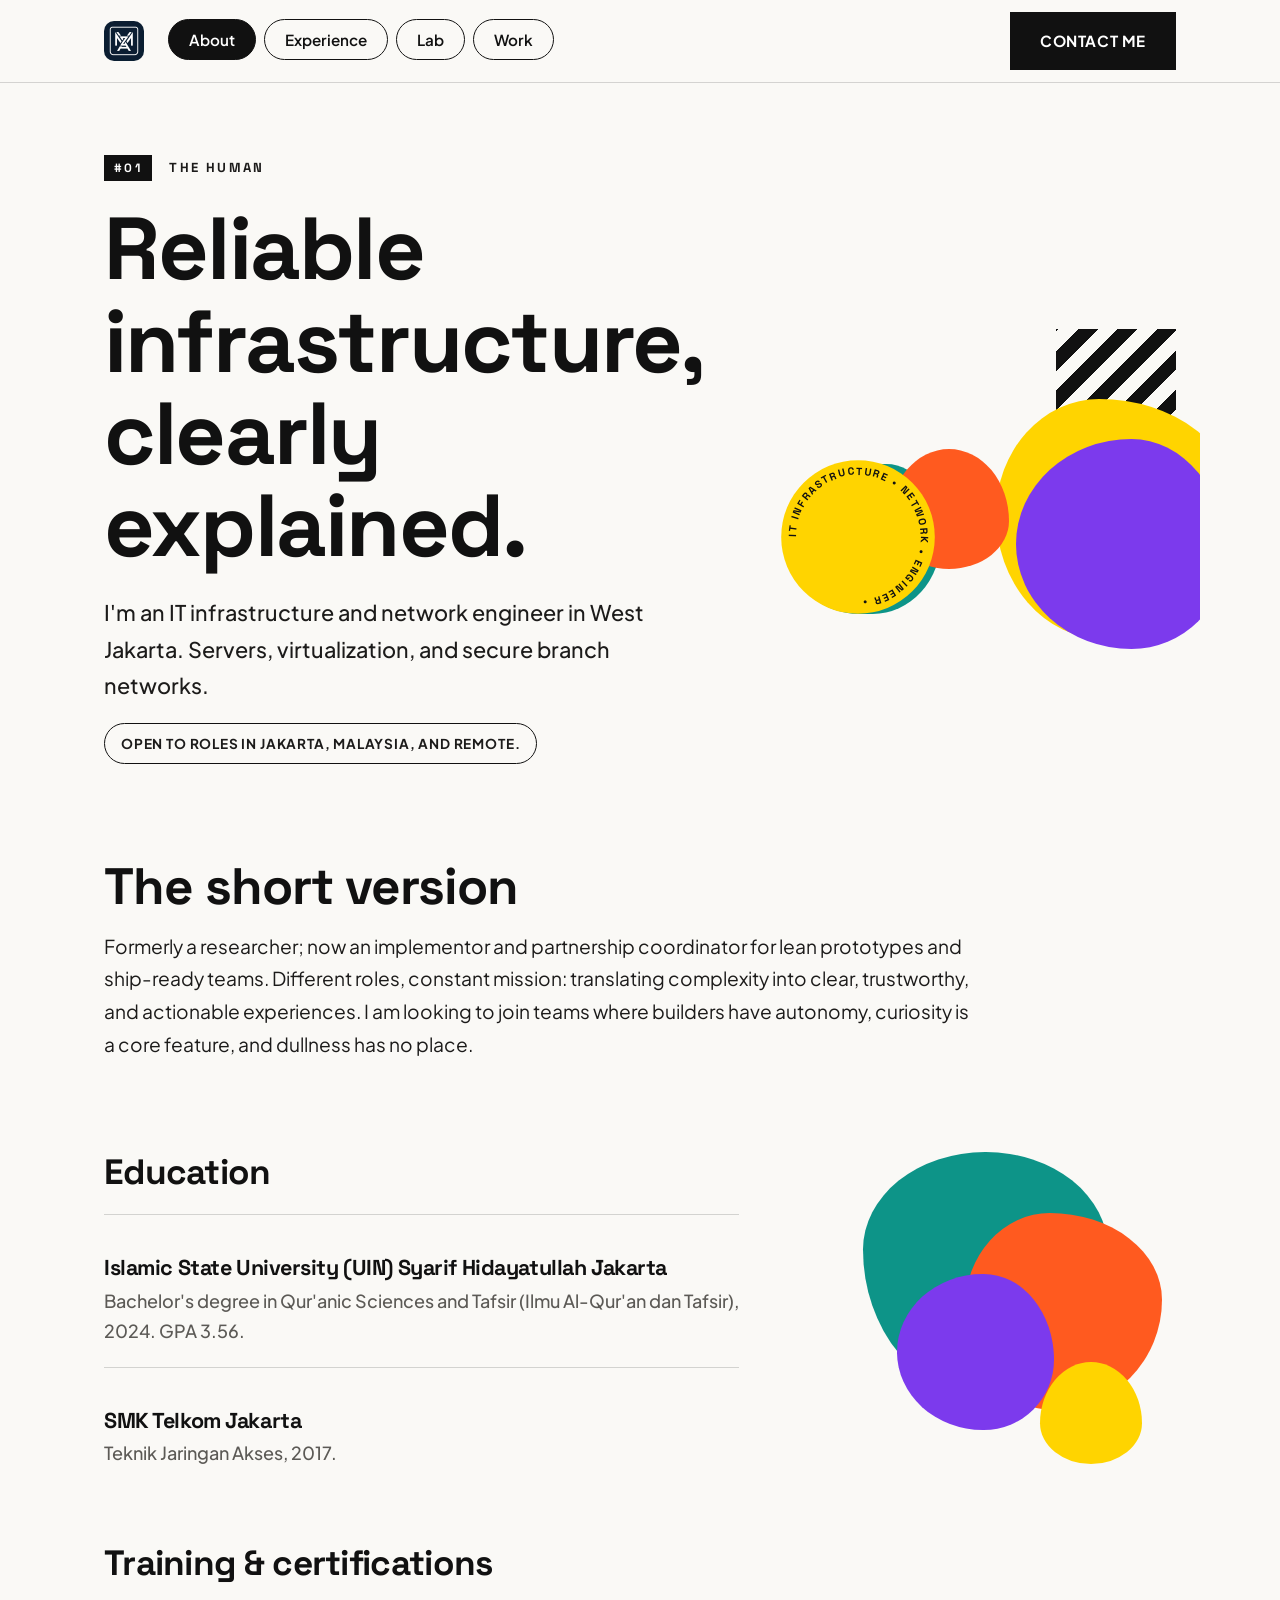
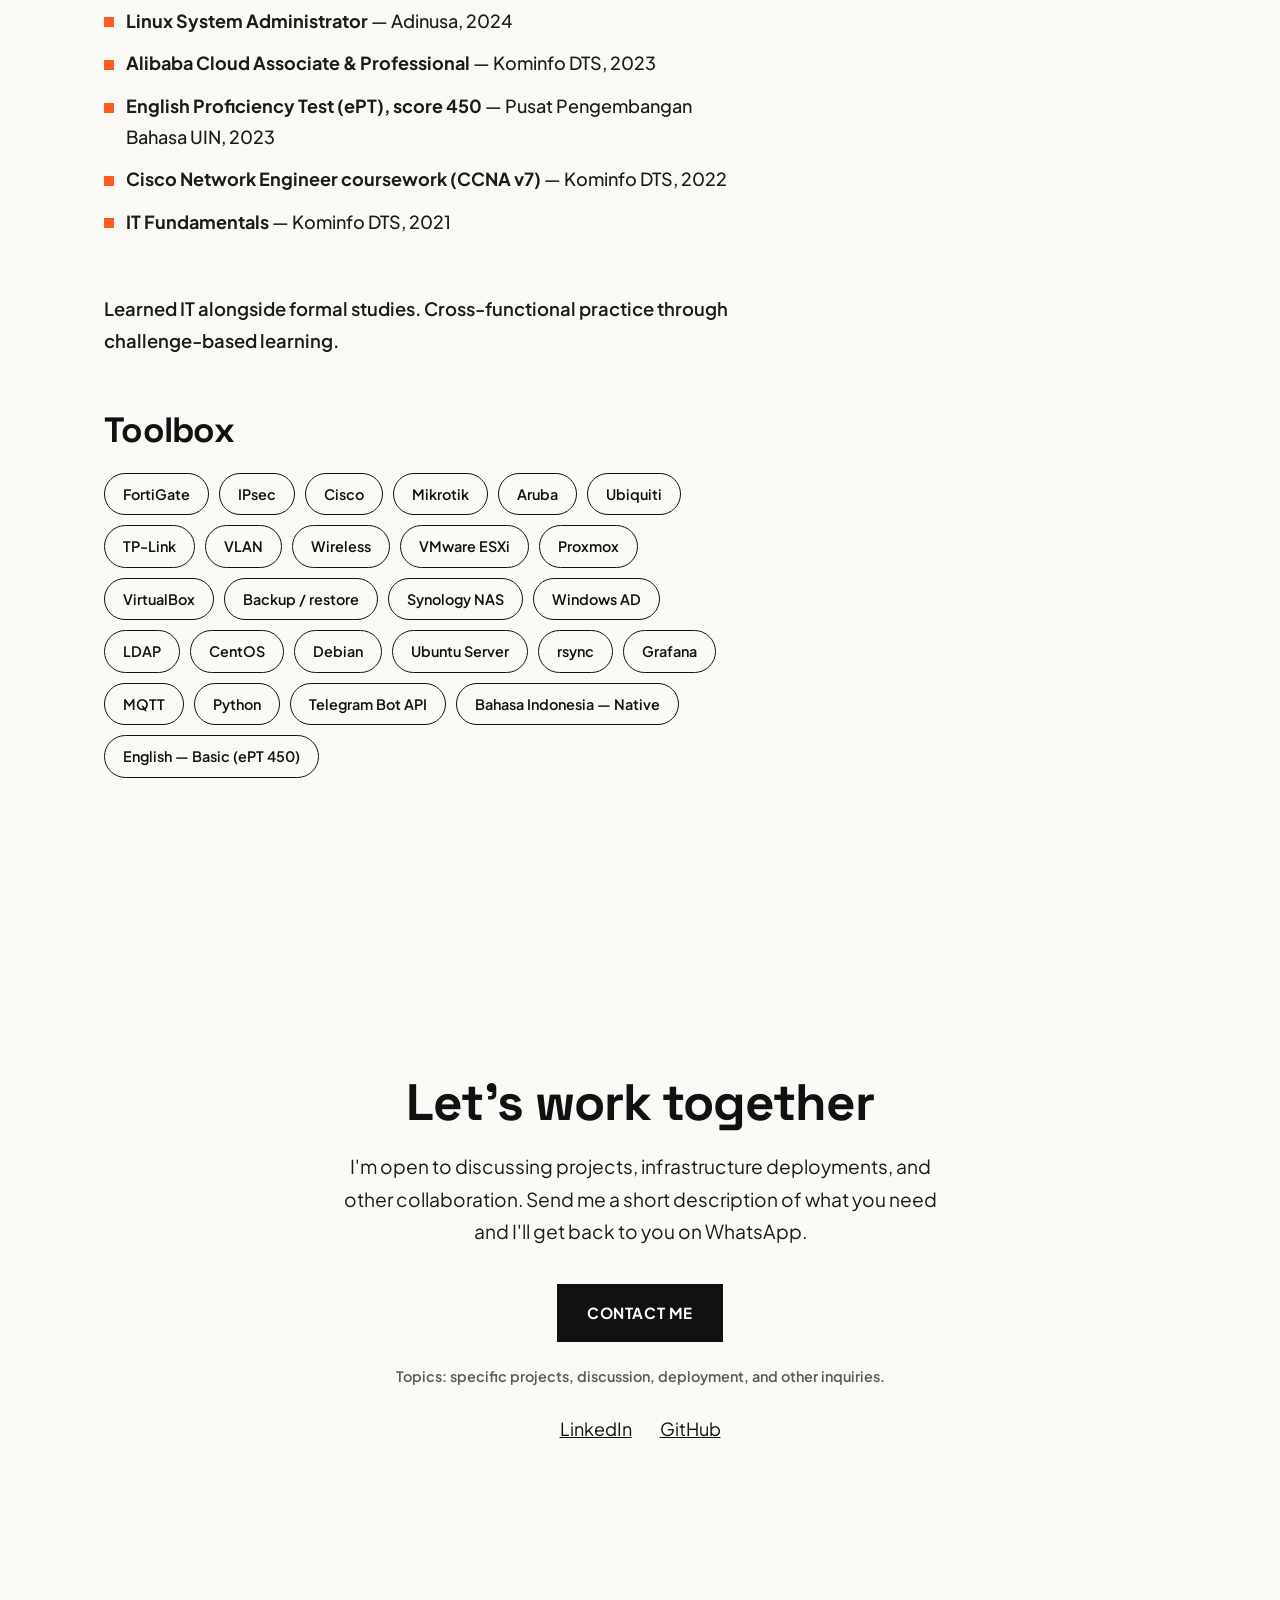
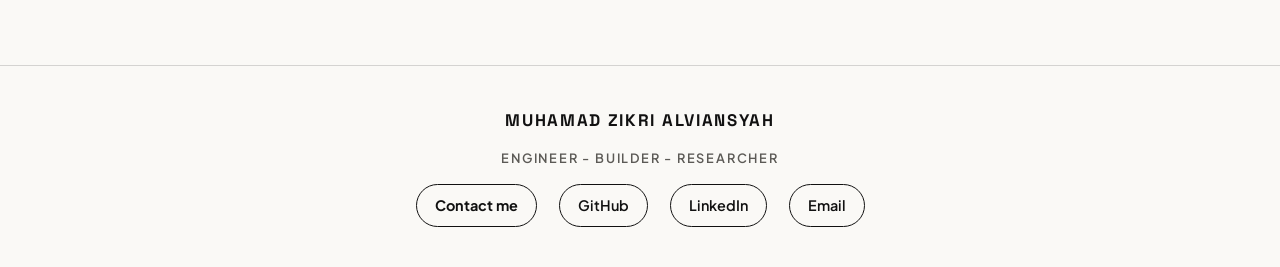
<file: index.html>
<!DOCTYPE html>
<html lang="en">
<head>
  <meta charset="UTF-8" />
  <meta name="viewport" content="width=device-width, initial-scale=1.0" />
  <title>Muhamad Zikri Alviansyah — IT Infrastructure &amp; Network Engineer</title>
  <meta name="description" content="Muhamad Zikri Alviansyah — an IT infrastructure and network engineer in West Jakarta. Servers, virtualization, and secure branch networks." />
  <meta name="theme-color" content="#faf9f6" />
  <link rel="icon" href="/assets/favicon.ico" />
  <link rel="manifest" href="/assets/site.webmanifest" />
  <meta property="og:type" content="website" />
  <meta property="og:site_name" content="Muhamad Zikri Alviansyah" />
  <meta property="og:title" content="Muhamad Zikri Alviansyah — IT Infrastructure &amp; Network Engineer" />
  <meta property="og:description" content="Muhamad Zikri Alviansyah — an IT infrastructure and network engineer in West Jakarta. Servers, virtualization, and secure branch networks." />
  <meta property="og:url" content="https://mzikrialviansy12.github.io/" />
  <meta property="og:image" content="https://mzikrialviansy12.github.io/assets/og-cover.png" />
  <meta property="og:image:width" content="1200" />
  <meta property="og:image:height" content="630" />
  <meta name="twitter:card" content="summary_large_image" />
  <meta name="twitter:title" content="Muhamad Zikri Alviansyah — IT Infrastructure &amp; Network Engineer" />
  <meta name="twitter:description" content="Muhamad Zikri Alviansyah — an IT infrastructure and network engineer in West Jakarta. Servers, virtualization, and secure branch networks." />
  <meta name="twitter:image" content="https://mzikrialviansy12.github.io/assets/og-cover.png" />
  <link rel="canonical" href="https://mzikrialviansy12.github.io/" />
  <link rel="preconnect" href="https://fonts.googleapis.com" />
  <link rel="preconnect" href="https://fonts.gstatic.com" crossorigin />
  <link href="https://fonts.googleapis.com/css2?family=Plus+Jakarta+Sans:wght@400;500;600;700;800&family=Space+Grotesk:wght@500;700&display=swap" rel="stylesheet" />
  <link rel="stylesheet" href="/assets/css/style.css" />
</head>
<body>

  <header class="site-header">
    <div class="container header-inner">
      <img class="header-logo" src="/assets/header-logo.jpg" alt="Muhamad Zikri Alviansyah logo" width="40" height="40" />
      <nav class="tab-nav" id="portfolio-tabs" role="tablist" aria-label="Portfolio sections">
        <button type="button" class="tab" id="tab-about" role="tab" aria-selected="true" aria-controls="panel-about" data-tab="about">About</button>
        <button type="button" class="tab" id="tab-experience" role="tab" aria-selected="false" aria-controls="panel-experience" data-tab="experience">Experience</button>
        <button type="button" class="tab" id="tab-lab" role="tab" aria-selected="false" aria-controls="panel-lab" data-tab="lab">Lab</button>
        <button type="button" class="tab" id="tab-work" role="tab" aria-selected="false" aria-controls="panel-work" data-tab="work">Work</button>
      </nav>
      <a class="btn-black cta-header-btn" href="https://wa.me/6281413361253" target="_blank" rel="noopener">Contact me</a>
    </div>
  </header>

  <main id="main">

    <!-- ================= TAB 1: ABOUT ================= -->
    <section class="tab-panel" id="panel-about" role="tabpanel" aria-labelledby="tab-about">
      <div class="container about-wrap">
        <div class="hero-row">
          <div class="hero-text">
            <p class="tab-label"><span class="tab-num">#01</span> The human</p>
            <h1 class="hero-title">Reliable infrastructure, clearly explained.</h1>
            <p class="subhead">I'm an IT infrastructure and network engineer in West Jakarta. Servers, virtualization, and secure branch networks.</p>
            <p class="status-line">Open to roles in Jakarta, Malaysia, and remote.</p>
          </div>

          <div class="about-decor" aria-hidden="true">
            <div class="stripe-accent"></div>
            <div class="blob blob-1"></div>
            <div class="blob blob-2"></div>
            <div class="blob blob-3"></div>
            <div class="blob blob-4"></div>
            <div class="badge-rotor">
              <svg class="badge-spin" viewBox="0 0 200 200" aria-hidden="true">
                <defs>
                  <path id="badge-circle-path" d="M100,100 m-78,0 a78,78 0 1,1 156,0 a78,78 0 1,1 -156,0" />
                </defs>
                <circle cx="100" cy="100" r="96" fill="#ffd400" />
                <text class="badge-text" fill="#111111"><textPath href="#badge-circle-path">IT INFRASTRUCTURE • NETWORK • ENGINEER • </textPath></text>
              </svg>
            </div>
          </div>
        </div>

        <div class="short-version">
          <h2>The short version</h2>
          <p>Formerly a researcher; now an implementor and partnership coordinator for lean prototypes and ship-ready teams. Different roles, constant mission: translating complexity into clear, trustworthy, and actionable experiences. I am looking to join teams where builders have autonomy, curiosity is a core feature, and dullness has no place.</p>
        </div>

        <div class="about-grid">
          <div class="about-main-col">
            <section class="info-block" aria-labelledby="edu-h">
              <h2 id="edu-h">Education</h2>
              <div class="info-entry">
                <h3>Islamic State University (UIN) Syarif Hidayatullah Jakarta</h3>
                <p class="info-meta">Bachelor's degree in Qur'anic Sciences and Tafsir (Ilmu Al-Qur'an dan Tafsir), 2024. GPA 3.56.</p>
              </div>
              <div class="info-entry">
                <h3>SMK Telkom Jakarta</h3>
                <p class="info-meta">Teknik Jaringan Akses, 2017.</p>
              </div>
            </section>

            <section class="info-block" aria-labelledby="cert-h">
              <h2 id="cert-h">Training &amp; certifications</h2>
              <ul class="cert-list">
                <li><strong>Linux System Administrator</strong> — Adinusa, 2024</li>
                <li><strong>Alibaba Cloud Associate &amp; Professional</strong> — Kominfo DTS, 2023</li>
                <li><strong>English Proficiency Test (ePT), score 450</strong> — Pusat Pengembangan Bahasa UIN, 2023</li>
                <li><strong>Cisco Network Engineer coursework (CCNA v7)</strong> — Kominfo DTS, 2022</li>
                <li><strong>IT Fundamentals</strong> — Kominfo DTS, 2021</li>
              </ul>
            </section>

            <p class="learned">Learned IT alongside formal studies. Cross-functional practice through challenge-based learning.</p>

            <section class="info-block" aria-labelledby="tool-h">
              <h2 id="tool-h">Toolbox</h2>
              <ul class="chips">
                <li class="chip">FortiGate</li>
                <li class="chip">IPsec</li>
                <li class="chip">Cisco</li>
                <li class="chip">Mikrotik</li>
                <li class="chip">Aruba</li>
                <li class="chip">Ubiquiti</li>
                <li class="chip">TP-Link</li>
                <li class="chip">VLAN</li>
                <li class="chip">Wireless</li>
                <li class="chip">VMware ESXi</li>
                <li class="chip">Proxmox</li>
                <li class="chip">VirtualBox</li>
                <li class="chip">Backup / restore</li>
                <li class="chip">Synology NAS</li>
                <li class="chip">Windows AD</li>
                <li class="chip">LDAP</li>
                <li class="chip">CentOS</li>
                <li class="chip">Debian</li>
                <li class="chip">Ubuntu Server</li>
                <li class="chip">rsync</li>
                <li class="chip">Grafana</li>
                <li class="chip">MQTT</li>
                <li class="chip">Python</li>
                <li class="chip">Telegram Bot API</li>
                <li class="chip">Bahasa Indonesia — Native</li>
            <li class="chip">English — Basic (ePT 450)</li>
              </ul>
            </section>
          </div>
          <aside class="about-side">
            <div class="portrait" aria-hidden="true">
              <div class="portrait-circle p1"></div>
              <div class="portrait-circle p2"></div>
              <div class="portrait-circle p3"></div>
              <div class="portrait-circle p4"></div>
            </div>
          </aside>
        </div>
      </div>

      <section class="cta" id="contact">
        <div class="container">
          <h2 class="cta-title">Let's work together</h2>
          <p class="cta-copy">I'm open to discussing projects, infrastructure deployments, and other collaboration. Send me a short description of what you need and I'll get back to you on WhatsApp.</p>
          <a class="btn-black cta-button" href="https://wa.me/6281413361253" target="_blank" rel="noopener">Contact me</a>
          <p class="cta-topics">Topics: specific projects, discussion, deployment, and other inquiries.</p>
          <div class="cta-links">
            <a href="https://www.linkedin.com/in/muhamadzikrialviansyah/" target="_blank" rel="noopener">LinkedIn</a>
            <a href="https://github.com/mzikrialviansy12" target="_blank" rel="noopener">GitHub</a>
          </div>
        </div>
      </section>
    </section>

    <!-- ================= TAB 2: EXPERIENCE ================= -->
    <section class="tab-panel" id="panel-experience" role="tabpanel" aria-labelledby="tab-experience">
      <div class="container">
        <p class="tab-label"><span class="tab-num">#02</span> Gigs &amp; adventures</p>
        <h2 class="panel-title">Gigs &amp; Joyrides.</h2>
        <p class="panel-intro">A career built by jumping between worlds and stealing the best tricks from each.</p>

        <ol class="timeline">
          <li class="timeline-item">
            <p class="timeline-date">Nov 2024 to Present</p>
            <h3>IT Server and Network Administrator</h3>
            <p class="timeline-org">PT Synergy Engineering · Jakarta, Indonesia</p>
            <p class="timeline-desc">Managed an enterprise IT environment spanning virtualized infrastructure, directory services, and user authentication. Deployed enterprise firewalls and configured hub-and-spoke secure tunnels for domestic and international branches, resolved network and storage failures, and administered network-attached storage. Migrated access points to a new controller, executed virtual machine migrations, and maintained scheduled automated backups and server replication as recovery layers.</p>
          </li>
          <li class="timeline-item">
            <p class="timeline-date">Sep 2022 to Nov 2024</p>
            <h3>Network Engineer On Site</h3>
            <p class="timeline-org">PT iForte Solusi Infotek (The Sultan Hotel and Residences Jakarta)</p>
            <p class="timeline-desc">Operated and troubleshot a hotel network of over 1,000 access points, 50 managed switches, a DHCP router, and a firewall supporting about 1,000 guest rooms. Using automated monitoring and controller alerts, detected device failures within 10 minutes and restored service within 30 minutes. Maintained VLAN design and inter-VLAN routing to segment guest and operational internet services.</p>
          </li>
          <li class="timeline-item">
            <p class="timeline-date">Jul 2022 – Oct 2022</p>
            <h3>Assistant Engineer</h3>
            <p class="timeline-org">Indonesia Telecommunication and Digital Research Institute (TelkomCorpU)</p>
            <p class="timeline-desc">Integrated IoT devices with fire alarm panels and hydrant systems at 2 locations over MQTT for the Digitalizing Protection Assets project.</p>
          </li>
          <li class="timeline-item">
            <p class="timeline-date">2022</p>
            <h3>Cisco Network Engineer coursework (CCNA v7)</h3>
            <p class="timeline-org">Digital Talent Scholarship, Komdigi</p>
            <p class="timeline-desc">Roadmap to becoming a network engineer: network architecture and operations, switching, routing, and network security.</p>
          </li>
          <li class="timeline-item">
            <p class="timeline-date">2021</p>
            <h3>IT Fundamentals coursework</h3>
            <p class="timeline-org">Digital Talent Scholarship, Komdigi</p>
            <p class="timeline-desc">Foundation in hardware, software infrastructure, networking, multi-device management, and technical troubleshooting.</p>
          </li>
        </ol>
      </div>

      <section class="cta">
        <div class="container">
          <h2 class="cta-title">Let's work together</h2>
          <p class="cta-copy">I'm open to discussing projects, infrastructure deployments, and other collaboration. Send me a short description of what you need and I'll get back to you on WhatsApp.</p>
          <a class="btn-black cta-button" href="https://wa.me/6281413361253" target="_blank" rel="noopener">Contact me</a>
          <p class="cta-topics">Topics: specific projects, discussion, deployment, and other inquiries.</p>
          <div class="cta-links">
            <a href="https://www.linkedin.com/in/muhamadzikrialviansyah/" target="_blank" rel="noopener">LinkedIn</a>
            <a href="https://github.com/mzikrialviansy12" target="_blank" rel="noopener">GitHub</a>
          </div>
        </div>
      </section>
    </section>

    <!-- ================= TAB 3: LAB ================= -->
    <section class="tab-panel" id="panel-lab" role="tabpanel" aria-labelledby="tab-lab">
      <div class="container">
        <p class="tab-label"><span class="tab-num">#03</span> My Digital Playground</p>
        <h2 class="panel-title">My Digital Playground</h2>
        <p class="panel-intro">This is where the messy prototyping happens. Explore my sandbox environments covering AI experiments, network engineering, and local virtualization setups.</p>

        <div class="chip-row" role="group" aria-label="Lab categories">
          <button type="button" class="chip" data-filter="network">Network</button>
          <button type="button" class="chip" data-filter="virtualization">Virtualization</button>
          <button type="button" class="chip" data-filter="server">Server</button>
          <button type="button" class="chip" data-filter="ai">AI Experiments</button>
        </div>

        <div class="lab-grid">
          <div class="lab-card" data-lab-filter="network">
            <p class="lab-card-kicker">Network</p>
            <h3 class="lab-card-title">Coming soon</h3>
          </div>
          <div class="lab-card" data-lab-filter="virtualization">
            <p class="lab-card-kicker">Virtualization</p>
            <h3 class="lab-card-title">Coming soon</h3>
          </div>
          <div class="lab-card" data-lab-filter="server">
            <p class="lab-card-kicker">Server</p>
            <h3 class="lab-card-title">Coming soon</h3>
          </div>
          <div class="lab-card" data-lab-filter="ai">
            <p class="lab-card-kicker">AI Experiments</p>
            <h3 class="lab-card-title">Coming soon</h3>
          </div>
        </div>
      </div>

      <section class="cta">
        <div class="container">
          <h2 class="cta-title">Let's work together</h2>
          <p class="cta-copy">I'm open to discussing projects, infrastructure deployments, and other collaboration. Send me a short description of what you need and I'll get back to you on WhatsApp.</p>
          <a class="btn-black cta-button" href="https://wa.me/6281413361253" target="_blank" rel="noopener">Contact me</a>
          <p class="cta-topics">Topics: specific projects, discussion, deployment, and other inquiries.</p>
          <div class="cta-links">
            <a href="https://www.linkedin.com/in/muhamadzikrialviansyah/" target="_blank" rel="noopener">LinkedIn</a>
            <a href="https://github.com/mzikrialviansy12" target="_blank" rel="noopener">GitHub</a>
          </div>
        </div>
      </section>
    </section>

    <!-- ================= TAB 4: WORK ================= -->
    <section class="tab-panel" id="panel-work" role="tabpanel" aria-labelledby="tab-work">
      <div class="container">
        <p class="tab-label"><span class="tab-num">#04</span> Work</p>
        <h2 class="panel-title">Work</h2>

        <div class="project-grid">
          <article class="project-card">
            <h3 class="project-name">Multi-Branch Network Rollout</h3>
            <p class="project-role">Deployment and configuration</p>
            <p class="project-desc">Deployed firewalls at new branches, including overseas, in 3–5 days each, covering cabling, racking, firewall configuration, server setup, and end-user handover. Configured IPsec site-to-site tunnels from each branch to the head office in a hub-and-spoke topology.</p>
            <ul class="tech-list"><li>FortiGate</li><li>IPsec</li><li>VLAN</li></ul>
            <img class="project-diagram" src="/assets/network-topology.svg" alt="Generic hub-and-spoke network topology diagram showing the head office with branch offices over IPsec tunnels" />
          </article>

          <article class="project-card">
            <h3 class="project-name">Virtualization Operations and Recovery</h3>
            <p class="project-role">Administrator</p>
            <p class="project-desc">Operate virtualization hosts, handle hardware assembly and racking, migrate a 500 GB VM via backup/restore in about 2 hours, and restore service within 30–60 minutes after a Proxmox datastore failure.</p>
            <ul class="tech-list"><li>VMware ESXi</li><li>Proxmox</li><li>Backup / restore</li></ul>
            <a class="project-writeup" href="/content/proxmox-datastore-incident.html">Read the case study →</a>
          </article>

          <article class="project-card">
            <h3 class="project-name">Directory Services</h3>
            <p class="project-role">Administrator</p>
            <p class="project-desc">Administer Windows Active Directory and LDAP for domain login, email, and file services.</p>
            <ul class="tech-list"><li>Windows AD</li><li>LDAP</li><li>CentOS</li></ul>
          </article>

          <article class="project-card">
            <h3 class="project-name">Backup and Replication</h3>
            <p class="project-role">Administrator</p>
            <p class="project-desc">Scheduled rsync backups to a separate NAS, plus mirror server replication as a secondary recovery layer. Set up Synology NAS with RAID, shared folders, and permissions.</p>
            <ul class="tech-list"><li>rsync</li><li>Synology NAS</li><li>RAID</li></ul>
          </article>

          <article class="project-card">
            <h3 class="project-name">Hotel-Scale Wireless Network Operations</h3>
            <p class="project-role">Network Engineer (on site)</p>
            <p class="project-desc">Operated a network of 1,060 access points and 50 managed switches serving about 1,000 rooms. Automated email alerts (Grafana, Aruba controller) detected AP failures within 10 minutes, with service restored in 15–30 minutes.</p>
            <ul class="tech-list"><li>Aruba</li><li>TP-Link</li><li>Grafana</li><li>VLAN</li></ul>
          </article>

          <article class="project-card">
            <h3 class="project-name">IoT Integration for Fire Protection</h3>
            <p class="project-role">Assistant Engineer</p>
            <p class="project-desc">Integrated IoT devices with fire alarm panels and hydrant systems at 2 locations over MQTT.</p>
            <ul class="tech-list"><li>MQTT</li></ul>
          </article>
        </div>
      </div>

      <section class="cta">
        <div class="container">
          <h2 class="cta-title">Let's work together</h2>
          <p class="cta-copy">I'm open to discussing projects, infrastructure deployments, and other collaboration. Send me a short description of what you need and I'll get back to you on WhatsApp.</p>
          <a class="btn-black cta-button" href="https://wa.me/6281413361253" target="_blank" rel="noopener">Contact me</a>
          <p class="cta-topics">Topics: specific projects, discussion, deployment, and other inquiries.</p>
          <div class="cta-links">
            <a href="https://www.linkedin.com/in/muhamadzikrialviansyah/" target="_blank" rel="noopener">LinkedIn</a>
            <a href="https://github.com/mzikrialviansy12" target="_blank" rel="noopener">GitHub</a>
          </div>
        </div>
      </section>
    </section>
  </main>

  <footer class="site-footer">
    <div class="container footer-inner">
      <p class="footer-brand">Muhamad Zikri Alviansyah</p>
      <p class="footer-tagline">Engineer - Builder - Researcher</p>
      <div class="footer-links">
        <a class="chip footer-contact" href="#contact">Contact me</a>
        <a class="chip" href="https://github.com/mzikrialviansy12" target="_blank" rel="noopener">GitHub</a>
        <a class="chip" href="https://www.linkedin.com/in/muhamadzikrialviansyah/" target="_blank" rel="noopener">LinkedIn</a>
        <a class="chip" href="mailto:m.zikrialviansy12@gmail.com">Email</a>
      </div>
    </div>
  </footer>

  <script src="/assets/js/main.js"></script>
</body>
</html>
</file>
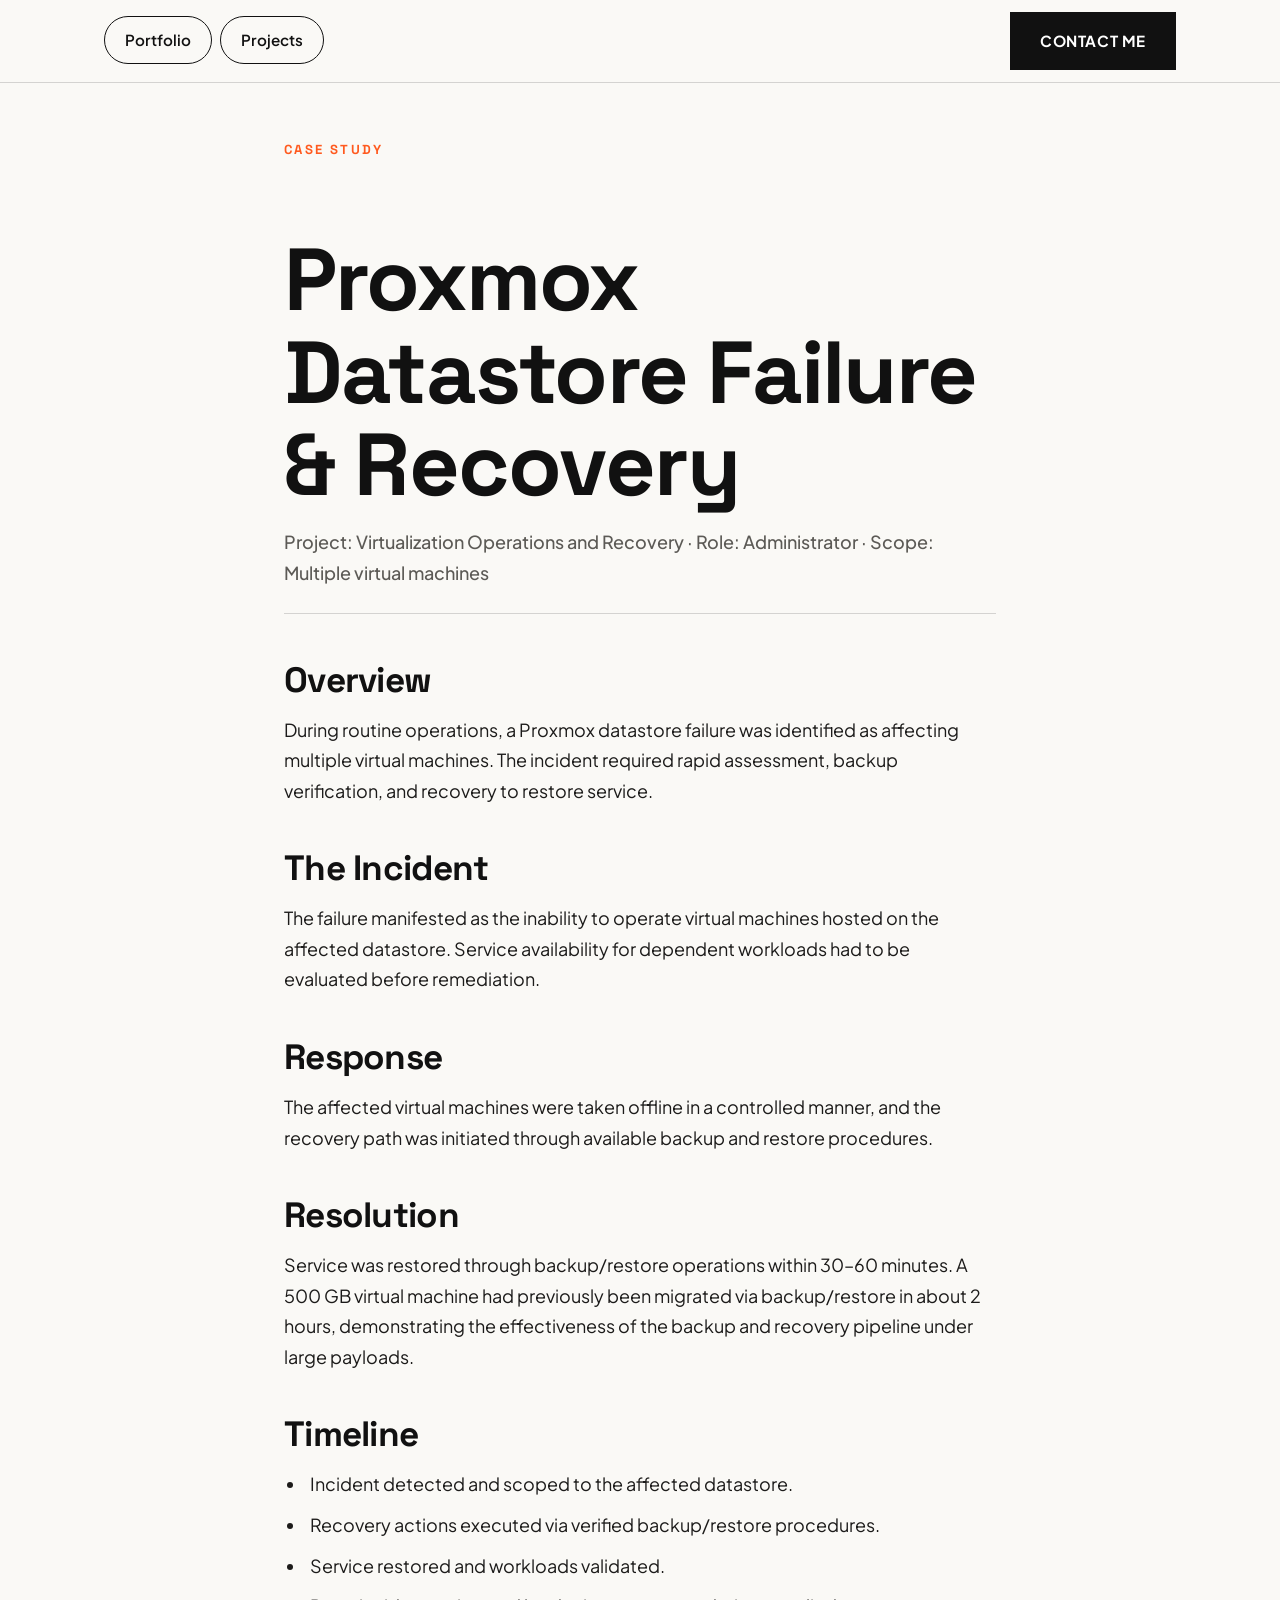
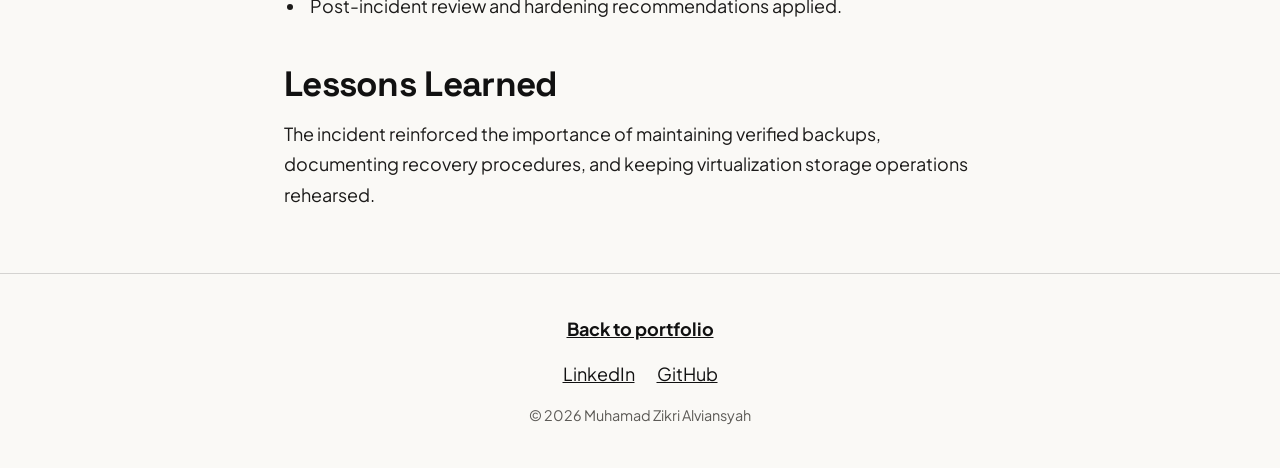
<file: content/proxmox-datastore-incident.html>
<!DOCTYPE html>
<html lang="en">
<head>
  <meta charset="UTF-8" />
  <meta name="viewport" content="width=device-width, initial-scale=1.0" />
  <title>Case Study — Proxmox Datastore Failure | Muhamad Zikri Alviansyah</title>
  <meta name="description" content="Case study: recovery from a Proxmox datastore failure affecting multiple virtual machines." />
  <meta name="theme-color" content="#faf9f6" />
  <link rel="icon" href="/assets/favicon.ico" />
  <link rel="manifest" href="/assets/site.webmanifest" />
  <meta property="og:type" content="article" />
  <meta property="og:site_name" content="Muhamad Zikri Alviansyah" />
  <meta property="og:title" content="Case Study — Proxmox Datastore Failure | Muhamad Zikri Alviansyah" />
  <meta property="og:description" content="Case study: recovery from a Proxmox datastore failure affecting multiple virtual machines." />
  <meta property="og:url" content="https://mzikrialviansy12.github.io/content/proxmox-datastore-incident.html" />
  <meta property="og:image" content="https://mzikrialviansy12.github.io/assets/og-cover.png" />
  <meta name="twitter:card" content="summary_large_image" />
  <meta name="twitter:title" content="Case Study — Proxmox Datastore Failure | Muhamad Zikri Alviansyah" />
  <meta name="twitter:description" content="Case study: recovery from a Proxmox datastore failure affecting multiple virtual machines." />
  <meta name="twitter:image" content="https://mzikrialviansy12.github.io/assets/og-cover.png" />
  <link rel="canonical" href="https://mzikrialviansy12.github.io/content/proxmox-datastore-incident.html" />
  <link rel="preconnect" href="https://fonts.googleapis.com" />
  <link rel="preconnect" href="https://fonts.gstatic.com" crossorigin />
  <link href="https://fonts.googleapis.com/css2?family=Plus+Jakarta+Sans:wght@400;500;600;700;800&family=Space+Grotesk:wght@500;700&display=swap" rel="stylesheet" />
  <link rel="stylesheet" href="/assets/css/style.css" />
</head>
<body>

  <header class="site-header">
    <div class="container header-inner">
      <nav class="tab-nav" aria-label="Case study navigation">
        <a class="tab" href="/">Portfolio</a>
        <a class="tab" href="/#work">Projects</a>
      </nav>
      <a class="btn-black cta-header-btn" href="https://wa.me/6281413361253" target="_blank" rel="noopener">Contact me</a>
    </div>
  </header>

  <main>
    <article class="container case-study">
      <p class="eyebrow">Case Study</p>
      <h1>Proxmox Datastore Failure &amp; Recovery</h1>
      <p class="case-study-meta">Project: Virtualization Operations and Recovery · Role: Administrator · Scope: Multiple virtual machines</p>

      <h2>Overview</h2>
      <p>During routine operations, a Proxmox datastore failure was identified as affecting multiple virtual machines. The incident required rapid assessment, backup verification, and recovery to restore service.</p>

      <h2>The Incident</h2>
      <p>The failure manifested as the inability to operate virtual machines hosted on the affected datastore. Service availability for dependent workloads had to be evaluated before remediation.</p>

      <h2>Response</h2>
      <p>The affected virtual machines were taken offline in a controlled manner, and the recovery path was initiated through available backup and restore procedures.</p>

      <h2>Resolution</h2>
      <p>Service was restored through backup/restore operations within 30–60 minutes. A 500 GB virtual machine had previously been migrated via backup/restore in about 2 hours, demonstrating the effectiveness of the backup and recovery pipeline under large payloads.</p>

      <h2>Timeline</h2>
      <ul>
        <li>Incident detected and scoped to the affected datastore.</li>
        <li>Recovery actions executed via verified backup/restore procedures.</li>
        <li>Service restored and workloads validated.</li>
        <li>Post-incident review and hardening recommendations applied.</li>
      </ul>

      <h2>Lessons Learned</h2>
      <p>The incident reinforced the importance of maintaining verified backups, documenting recovery procedures, and keeping virtualization storage operations rehearsed.</p>
    </article>
  </main>

  <footer class="site-footer">
    <div class="container footer-inner">
      <a class="footer-back" href="/">Back to portfolio</a>
      <div class="footer-links">
        <a href="https://www.linkedin.com/in/muhamadzikrialviansyah/" target="_blank" rel="noopener">LinkedIn</a>
        <a href="https://github.com/mzikrialviansy12" target="_blank" rel="noopener">GitHub</a>
      </div>
      <p class="footer-note">© <span id="year">2026</span> Muhamad Zikri Alviansyah</p>
    </div>
  </footer>

  <script>document.getElementById("year").textContent = new Date().getFullYear();</script>
</body>
</html>
</file>
<file: assets/css/style.css>
/* ============================================================
   Portfolio — Modern Asymmetrical Layout
   ============================================================ */

/* ===== Tokens ===== */
:root {
  --bg: #faf9f6;
  --surface: #ffffff;
  --ink: #111111;
  --yellow: #ffd400;
  --orange: #ff5a1f;
  --purple: #7c3aed;
  --teal: #0d9488;
  --text: #1c1b1a;
  --muted: #5c5a56;
  --line: rgba(17, 17, 17, 0.16);
  --font-head: "Space Grotesk", "Plus Jakarta Sans", system-ui, sans-serif;
  --font-body: "Plus Jakarta Sans", system-ui, -apple-system, "Segoe UI", sans-serif;
}

/* ===== Base ===== */
* { box-sizing: border-box; }
html { scroll-behavior: smooth; }
body {
  margin: 0;
  background: var(--bg);
  color: var(--text);
  font-family: var(--font-body);
  font-size: 1.125rem;
  line-height: 1.7;
}
img { max-width: 100%; display: block; }
h1, h2, h3 { font-family: var(--font-head); color: var(--ink); line-height: 1.05; letter-spacing: -0.02em; }
h1 { font-size: clamp(3rem, 8vw, 5.5rem); font-weight: 700; }
h2 { font-size: clamp(2.2rem, 4.5vw, 3.2rem); font-weight: 700; }
h3 { font-size: clamp(1.4rem, 2.5vw, 1.9rem); font-weight: 700; }
p { margin: 0 0 1.25em; }
a { color: var(--ink); }
ul, ol { margin: 0; padding: 0; list-style: none; }
:focus-visible { outline: 3px solid var(--orange); outline-offset: 2px; }

.container { max-width: 1120px; margin: 0 auto; padding: 0 24px; }

/* ===== Header / tab nav ===== */
.site-header {
  position: sticky;
  top: 0;
  z-index: 50;
  background: rgba(250, 249, 246, 0.92);
  backdrop-filter: blur(10px);
  -webkit-backdrop-filter: blur(10px);
  border-bottom: 1px solid var(--line);
}
.header-inner { display: flex; flex-direction: column; gap: 12px; padding-top: 14px; padding-bottom: 14px; }
@media (min-width: 900px) {
  .header-inner { flex-direction: row; align-items: center; justify-content: space-between; gap: 24px; padding-top: 12px; padding-bottom: 12px; }
}
.header-logo { display: block; width: 40px; height: 40px; border-radius: 10px; flex: 0 0 auto; }
@media (max-width: 899px) { .header-logo { width: 36px; height: 36px; align-self: center; } .tab-nav { width: fit-content; max-width: 100%; align-self: center; } }
.tab-nav { display: flex; gap: 8px; overflow-x: auto; scrollbar-width: none; padding-bottom: 2px; }
.tab-nav::-webkit-scrollbar { display: none; }
.tab {
  flex: 0 0 auto;
  padding: 10px 20px;
  border: 1.5px solid var(--ink);
  border-radius: 999px;
  background: transparent;
  color: var(--ink);
  font-family: var(--font-body);
  font-weight: 600;
  font-size: 0.95rem;
  cursor: pointer;
  white-space: nowrap;
  text-decoration: none;
}
.tab:hover { background: rgba(17, 17, 17, 0.06); }
.tab[aria-selected="true"] { background: var(--ink); color: #ffffff; }
.cta-header-btn { display: block; width: 100%; text-align: center; }
@media (min-width: 900px) { .cta-header-btn { width: auto; margin-left: auto; } }

/* ===== Black rectangular button ===== */
.btn-black {
  display: inline-block;
  background: var(--ink);
  color: #ffffff;
  font-family: var(--font-body);
  font-weight: 700;
  font-size: 0.95rem;
  letter-spacing: 0.04em;
  text-transform: uppercase;
  padding: 16px 30px;
  border: none;
  border-radius: 0;
  text-decoration: none;
}
.btn-black:hover { background: #2a2a2a; color: #ffffff; text-decoration: none; }

/* ===== Tab panels ===== */
.tab-panel { display: none; padding: 48px 0 110px; }
.tab-panel.is-active {
  display: block;
  /* Soften the tab swap: content fades in with a small upward slide.
     Auto-disabled by the prefers-reduced-motion block at the end of
     this file (* { animation: none !important }). */
  animation: panel-in 0.3s ease-out both;
}
@keyframes panel-in {
  from { opacity: 0; transform: translateY(10px); }
  to   { opacity: 1; transform: translateY(0); }
}

/* ===== About ===== */
/* position + overflow guard: decor shapes are clipped here so they can never
   extend past the viewport (no horizontal scroll). Horizontal padding comes
   from .container (0 24px) so About's left edge matches the other tabs. */
.about-wrap { position: relative; overflow: hidden; padding-top: 24px; padding-bottom: 90px; }
.about-wrap > * { position: relative; z-index: 1; }

/* Two-zone hero: text zone (left, ~60%) + reserved decoration zone (right) */
.hero-row { display: grid; grid-template-columns: 1fr; gap: 40px; }
.hero-text { position: relative; z-index: 1; min-width: 0; }
@media (min-width: 768px) {
  .hero-row { grid-template-columns: minmax(0, 3fr) minmax(0, 2fr); gap: 48px; align-items: center; }
}

/* Decoration zone: reserved empty area, always behind text, never interactive */
.about-decor { position: relative; z-index: 0; pointer-events: none; min-height: 300px; }
.about-decor > * { position: absolute; pointer-events: none; }

.blob { pointer-events: none; }
.blob-1 { width: 240px; height: 240px; background: var(--yellow); top: 70px; right: -60px; border-radius: 43% 57% 55% 45% / 48% 44% 56% 52%; }
.blob-2 { width: 210px; height: 210px; background: var(--purple); bottom: -20px; right: -50px; border-radius: 55% 45% 45% 55% / 50% 55% 45% 50%; }
.blob-3 { width: 150px; height: 150px; background: var(--teal); top: 45%; left: 6%; border-radius: 60% 40% 50% 50% / 45% 55% 55% 45%; }
.blob-4 { width: 120px; height: 120px; background: var(--orange); bottom: 60px; left: 30%; border-radius: 50% 50% 50% 50% / 60% 60% 40% 40%; }

.stripe-accent {
  top: 0;
  right: 0;
  width: 120px;
  height: 120px;
  background: repeating-linear-gradient(-45deg, var(--ink) 0 14px, var(--bg) 14px 28px);
}

.badge-rotor { bottom: 12px; left: 12px; width: 160px; height: 160px; }
.badge-spin { width: 100%; height: 100%; animation: badge-spin 14s linear infinite; }
@keyframes badge-spin { to { transform: rotate(360deg); } }
.badge-text { font-family: var(--font-head); font-size: 13px; font-weight: 700; letter-spacing: 2px; }

/* Below 768px: hide the stripe; the blob group becomes its own centered row
   between the pill and "The short version", kept inside the container padding
   so it never touches the screen edge */
@media (max-width: 767px) {
  .stripe-accent { display: none; }
  .about-decor { min-height: 180px; max-width: 320px; margin: 0 auto; }
  .blob-1 { width: 120px; height: 120px; top: 0; left: 8px; right: auto; }
  .blob-2 { width: 110px; height: 110px; top: 0; right: 8px; bottom: auto; }
  .blob-3 { width: 90px; height: 90px; top: auto; bottom: 4px; left: 70px; }
  .blob-4 { width: 80px; height: 80px; bottom: 0; left: auto; right: 66px; }
  .badge-rotor { width: 110px; height: 110px; bottom: 0; left: 4px; right: auto; }
}

.tab-label { font-family: var(--font-head); font-size: 0.82rem; font-weight: 700; letter-spacing: 0.18em; text-transform: uppercase; margin: 0 0 22px; }
.tab-num { display: inline-block; background: var(--ink); color: #ffffff; padding: 3px 10px; margin-right: 12px; font-size: 0.75rem; }
.subhead { font-size: 1.35rem; font-weight: 500; color: var(--text); max-width: 34ch; margin-bottom: 18px; }
.status-line { display: inline-block; margin: 0 0 40px; padding: 8px 16px; border: 1.5px solid var(--ink); border-radius: 999px; font-size: 0.85rem; font-weight: 700; letter-spacing: 0.06em; text-transform: uppercase; }

.hero-title { margin: 0 0 22px; }
.short-version { margin-top: 56px; }
.short-version h2 { margin-bottom: 16px; }
.short-version p { font-size: 1.2rem; max-width: 62ch; }

.about-grid { display: grid; gap: 56px; margin-top: 64px; }
@media (min-width: 900px) { .about-grid { grid-template-columns: 1.25fr 0.75fr; align-items: start; } }

.info-block { margin-bottom: 56px; }
.info-block h2 { margin-bottom: 24px; font-size: clamp(1.6rem, 3vw, 2.2rem); }
.info-entry { border-top: 1px solid var(--line); padding: 20px 0; }
.info-entry:first-child { border-top: none; padding-top: 0; }
.info-entry h3 { margin-bottom: 6px; font-size: 1.35rem; }
.info-meta { margin: 0; color: var(--muted); font-weight: 500; }
.cert-list { display: grid; gap: 12px; }
.cert-list li { padding-left: 22px; position: relative; font-weight: 500; }
.cert-list li::before { content: ""; position: absolute; left: 0; top: 0.65em; width: 10px; height: 10px; background: var(--orange); }
.learned { font-size: 1.15rem; font-weight: 600; margin-bottom: 56px; max-width: 56ch; }

.chips { display: flex; flex-wrap: wrap; gap: 10px; }
.chip { display: inline-block; border: 1.5px solid var(--ink); border-radius: 999px; padding: 8px 18px; background: transparent; color: var(--ink); font-weight: 600; font-size: 0.9rem; }

.about-side { position: relative; }
.portrait { position: relative; width: min(340px, 80vw); aspect-ratio: 1; margin-left: auto; }
.portrait-circle { position: absolute; border-radius: 50%; }
.p1 { width: 72%; aspect-ratio: 1; background: var(--teal); top: 8%; left: 8%; border-radius: 50% 50% 50% 50% / 40% 40% 60% 60%; }
.p2 { width: 58%; aspect-ratio: 1; background: var(--orange); top: 26%; right: 4%; border-radius: 43% 57% 55% 45% / 48% 44% 56% 52%; }
.p3 { width: 46%; aspect-ratio: 1; background: var(--purple); bottom: 10%; left: 18%; border-radius: 55% 45% 45% 55% / 50% 55% 45% 50%; }
.p4 { width: 30%; aspect-ratio: 1; background: var(--yellow); bottom: 0; right: 10%; border-radius: 50% 50% 50% 50% / 60% 60% 40% 40%; }

/* ===== Experience ===== */
.panel-title { margin-bottom: 18px; }
.panel-intro { font-size: 1.2rem; max-width: 56ch; margin-bottom: 64px; }
.timeline { position: relative; margin: 0; padding: 0; counter-reset: tl; }
.timeline-item {
  counter-increment: tl;
  position: relative;
  display: grid;
  grid-template-columns: 48px minmax(0, 1fr);
  column-gap: 16px;
  padding-bottom: 56px;
}
.timeline-item:last-child { padding-bottom: 0; }
.timeline-item > * { grid-column: 2; min-width: 0; }
/* Marker: auto-numbered filled circle, centered in the 48px column, above the line */
.timeline-item::before {
  content: counter(tl, decimal-leading-zero);
  grid-column: 1;
  align-self: start;
  justify-self: center;
  position: relative;
  z-index: 2;
  display: flex;
  align-items: center;
  justify-content: center;
  width: 36px;
  height: 36px;
  border: 2px solid var(--ink);
  border-radius: 50%;
  background: var(--bg);
  font-family: var(--font-head);
  font-size: 0.95rem;
  font-weight: 700;
  line-height: 1;
  color: var(--ink);
}
/* Vertical line: runs through the center of the marker column,
   from the first marker down to the last marker (never beyond) */
.timeline-item::after {
  content: "";
  position: absolute;
  left: 24px;
  top: 0;
  bottom: 0;
  width: 3px;
  transform: translateX(-50%);
  background: var(--ink);
  z-index: 1;
}
.timeline-item:last-child::after { content: none; }
/* Below 480px: same structure, smaller marker and digits */
@media (max-width: 479px) {
  .timeline-item::before { width: 32px; height: 32px; font-size: 12px; }
}
.timeline-date { font-family: var(--font-head); font-size: 0.95rem; font-weight: 700; text-transform: uppercase; letter-spacing: 0.08em; color: var(--purple); margin: 0 0 8px; }
.timeline-item h3 { margin-bottom: 4px; font-size: 1.5rem; }
.timeline-org { margin: 0 0 12px; color: var(--muted); font-weight: 600; }
.timeline-desc { margin: 0; max-width: 68ch; }

/* ===== Lab ===== */
.chip-row { display: flex; flex-wrap: wrap; gap: 12px; margin-bottom: 48px; }
.lab-grid { display: grid; gap: 24px; grid-template-columns: 1fr; }
@media (min-width: 900px) { .lab-grid { grid-template-columns: repeat(2, 1fr); } }
.lab-card { position: relative; background: var(--surface); border: 1px solid var(--line); border-radius: 20px; padding: 40px 32px; }
.lab-card-kicker { font-family: var(--font-head); font-size: 0.85rem; font-weight: 700; letter-spacing: 0.14em; text-transform: uppercase; color: var(--purple); margin: 0 0 12px; }
.lab-card-title { margin: 0; font-size: clamp(2rem, 4vw, 2.8rem); }
.lab-status { position: absolute; top: 38px; right: 32px; padding: 5px 14px; border-radius: 999px; background: var(--ink); color: #ffffff; font-size: 0.75rem; font-weight: 700; letter-spacing: 0.06em; text-transform: capitalize; }
.lab-card-desc { margin: 16px 0 0; max-width: 60ch; }
.lab-card-outcome { margin: 10px 0 0; color: var(--muted); font-size: 1rem; }
.lab-card-outcome strong { color: var(--ink); }
.lab-tools { display: flex; flex-wrap: wrap; gap: 8px; margin: 20px 0 0; padding: 0; }
.lab-tools .chip { padding: 5px 14px; font-size: 0.8rem; }
.lab-card-diagram { display: block; width: 100%; height: auto; margin-top: 24px; border: 1px solid var(--line); border-radius: 14px; background: var(--bg); }
.chip-row .chip { cursor: pointer; }
.chip-active, .chip.chip-active { background: var(--ink); color: #ffffff; }

/* ===== Work ===== */
.project-grid { display: grid; gap: 28px; grid-template-columns: 1fr; }
@media (min-width: 900px) { .project-grid { grid-template-columns: 1fr 1fr; } }
.project-card { background: var(--surface); border: 1px solid var(--line); border-radius: 20px; padding: 34px; }
.project-name { margin: 0 0 6px; font-size: clamp(1.5rem, 2.6vw, 2rem); }
.project-role { margin: 0 0 14px; font-family: var(--font-head); font-size: 0.85rem; font-weight: 700; letter-spacing: 0.1em; text-transform: uppercase; color: var(--orange); }
.project-desc { color: var(--text); margin-bottom: 18px; }
.tech-list { display: flex; flex-wrap: wrap; gap: 8px; margin-bottom: 20px; }
.tech-list li { border: 1.5px solid var(--ink); border-radius: 999px; padding: 4px 14px; font-size: 0.82rem; font-weight: 600; }
.project-diagram { margin-top: 8px; border: 1px solid var(--line); border-radius: 14px; background: var(--bg); }
.project-writeup { display: inline-block; margin-top: 16px; font-weight: 700; }

/* ===== CTA ===== */
.cta { padding: 110px 0; text-align: center; }
.cta-title { margin-bottom: 20px; }
.cta-copy { max-width: 620px; margin: 0 auto 36px; font-size: 1.2rem; }
.cta-button { margin-bottom: 22px; }
.cta-topics { font-size: 0.9rem; color: var(--muted); font-weight: 600; }
.cta-links { display: flex; gap: 28px; justify-content: center; flex-wrap: wrap; margin-top: 26px; }

/* ===== Footer ===== */
.site-footer { border-top: 1px solid var(--line); padding: 40px 0; }
.footer-inner { display: flex; flex-direction: column; gap: 14px; align-items: center; }
.footer-contact { font-weight: 700; }
.footer-brand { margin: 0; font-family: var(--font-head); font-weight: 700; font-size: 1.05rem; letter-spacing: 0.1em; text-transform: uppercase; color: var(--ink); text-align: center; }
.footer-tagline { margin: 0; font-size: 0.8rem; font-weight: 600; letter-spacing: 0.14em; text-transform: uppercase; color: var(--muted); text-align: center; }
.footer-links { display: flex; gap: 22px; flex-wrap: wrap; justify-content: center; }
.footer-links .chip { text-decoration: none; transition: background 0.2s ease, color 0.2s ease, transform 0.2s ease; }
.footer-links .chip:hover { background: var(--ink); color: #ffffff; transform: translateY(-2px); }

/* ===== Case study (content/ pages) ===== */
.case-study { max-width: 760px; padding-top: 56px; padding-bottom: 40px; }
.eyebrow {
  font-family: var(--font-head);
  font-size: 0.82rem;
  font-weight: 700;
  letter-spacing: 0.18em;
  text-transform: uppercase;
  color: var(--orange);
  margin: 0 0 20px;
}
.case-study h1 { margin-bottom: 16px; }
.case-study-meta {
  color: var(--muted);
  font-weight: 500;
  margin-bottom: 48px;
  padding-bottom: 24px;
  border-bottom: 1px solid var(--line);
}
.case-study h2 { margin: 44px 0 16px; font-size: clamp(1.6rem, 3vw, 2.2rem); }
.case-study p { max-width: 68ch; }
.case-study ul { display: grid; gap: 10px; padding-left: 22px; list-style: disc; }
.case-study ul li { padding-left: 4px; }
.footer-back { font-weight: 700; }
.footer-note { margin: 0; color: var(--muted); font-size: 0.9rem; }

/* ===== Motion ===== */
@media (prefers-reduced-motion: reduce) {
  html { scroll-behavior: auto; }
  *, *::before, *::after { transition: none !important; animation: none !important; }
  .badge-spin { animation: none; }
}
</file>
